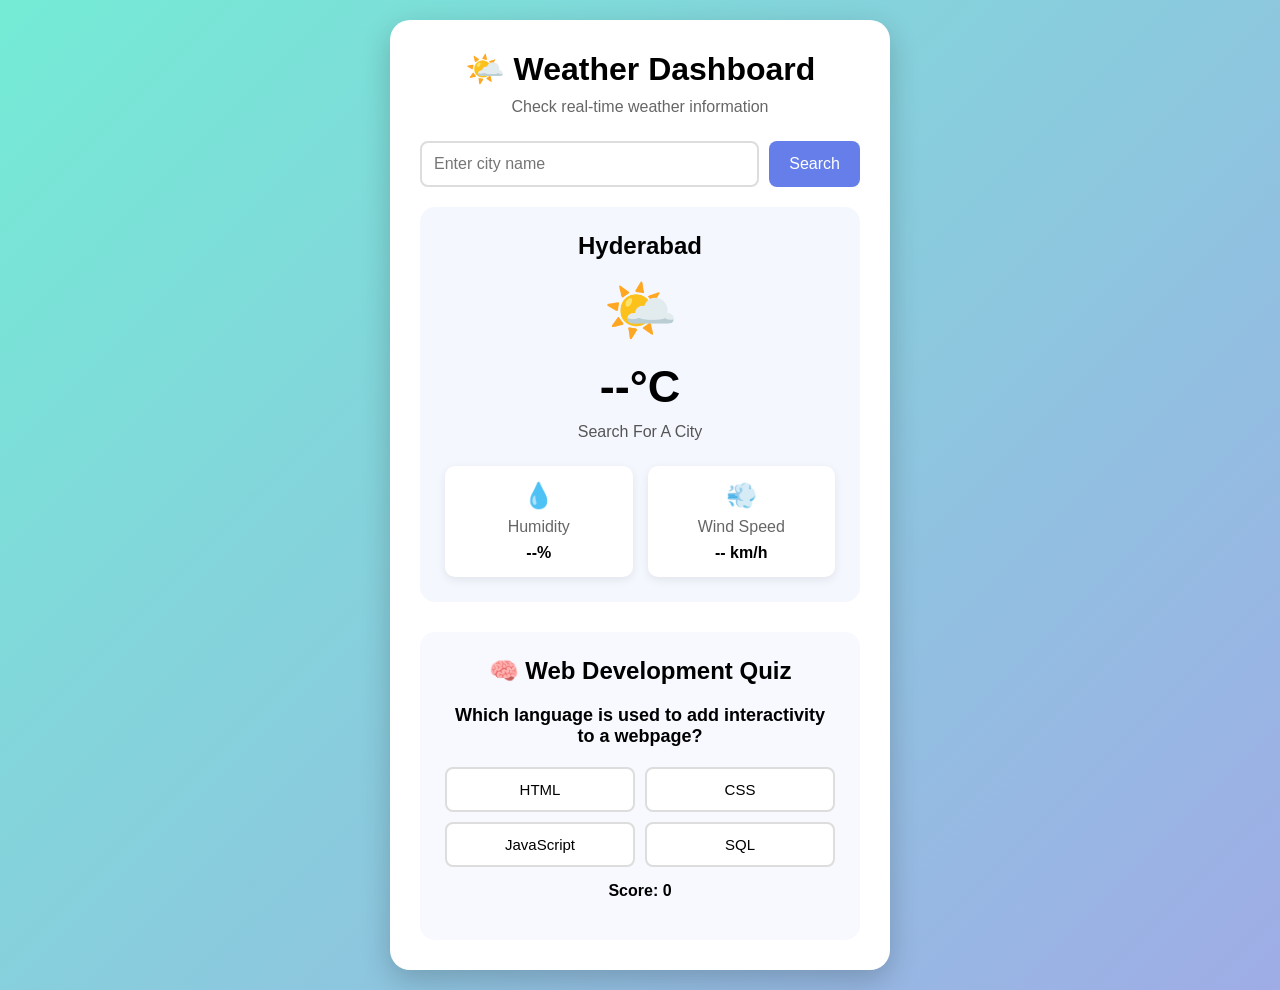
<file: task3/index.html>
<!DOCTYPE html>
<html lang="en">
<head>
    <meta charset="UTF-8">
    <meta name="viewport" content="width=device-width, initial-scale=1.0">
    <title>Weather Dashboard</title>

    <link rel="stylesheet" href="style.css">
</head>

<body>

    <div class="container">

        <h1>🌤️ Weather Dashboard</h1>
        <p class="subtitle">Check real-time weather information</p>

        <div class="search-box">
            <input 
                type="text" 
                id="cityInput" 
                placeholder="Enter city name"
            >

            <button id="searchBtn">Search</button>
        </div>

        <p id="errorMessage"></p>

        <div class="weather-card" id="weatherCard">

            <h2 id="cityName">Hyderabad</h2>

            <div class="weather-icon" id="weatherIcon">🌤️</div>

            <h3 id="temperature">--°C</h3>

            <p id="description">Search for a city</p>

            <div class="weather-details">

                <div class="detail">
                    <span>💧</span>
                    <p>Humidity</p>
                    <strong id="humidity">--%</strong>
                </div>

                <div class="detail">
                    <span>💨</span>
                    <p>Wind Speed</p>
                    <strong id="windSpeed">-- km/h</strong>
                </div>

            </div>

        </div>
        <!-- Interactive Quiz -->

    <div class="quiz-section">

        <h2>🧠 Web Development Quiz</h2>

        <p id="question">Question will appear here</p>

        <div class="options">

            <button class="option" id="option1"></button>
            <button class="option" id="option2"></button>
            <button class="option" id="option3"></button>
            <button class="option" id="option4"></button>

        </div>

        <p id="quizResult"></p>

        <p id="score">Score: 0</p>

        <button id="nextBtn">Next Question</button>

    </div>

    </div>

    <script src="script.js"></script>

</body>
</html>
</file>
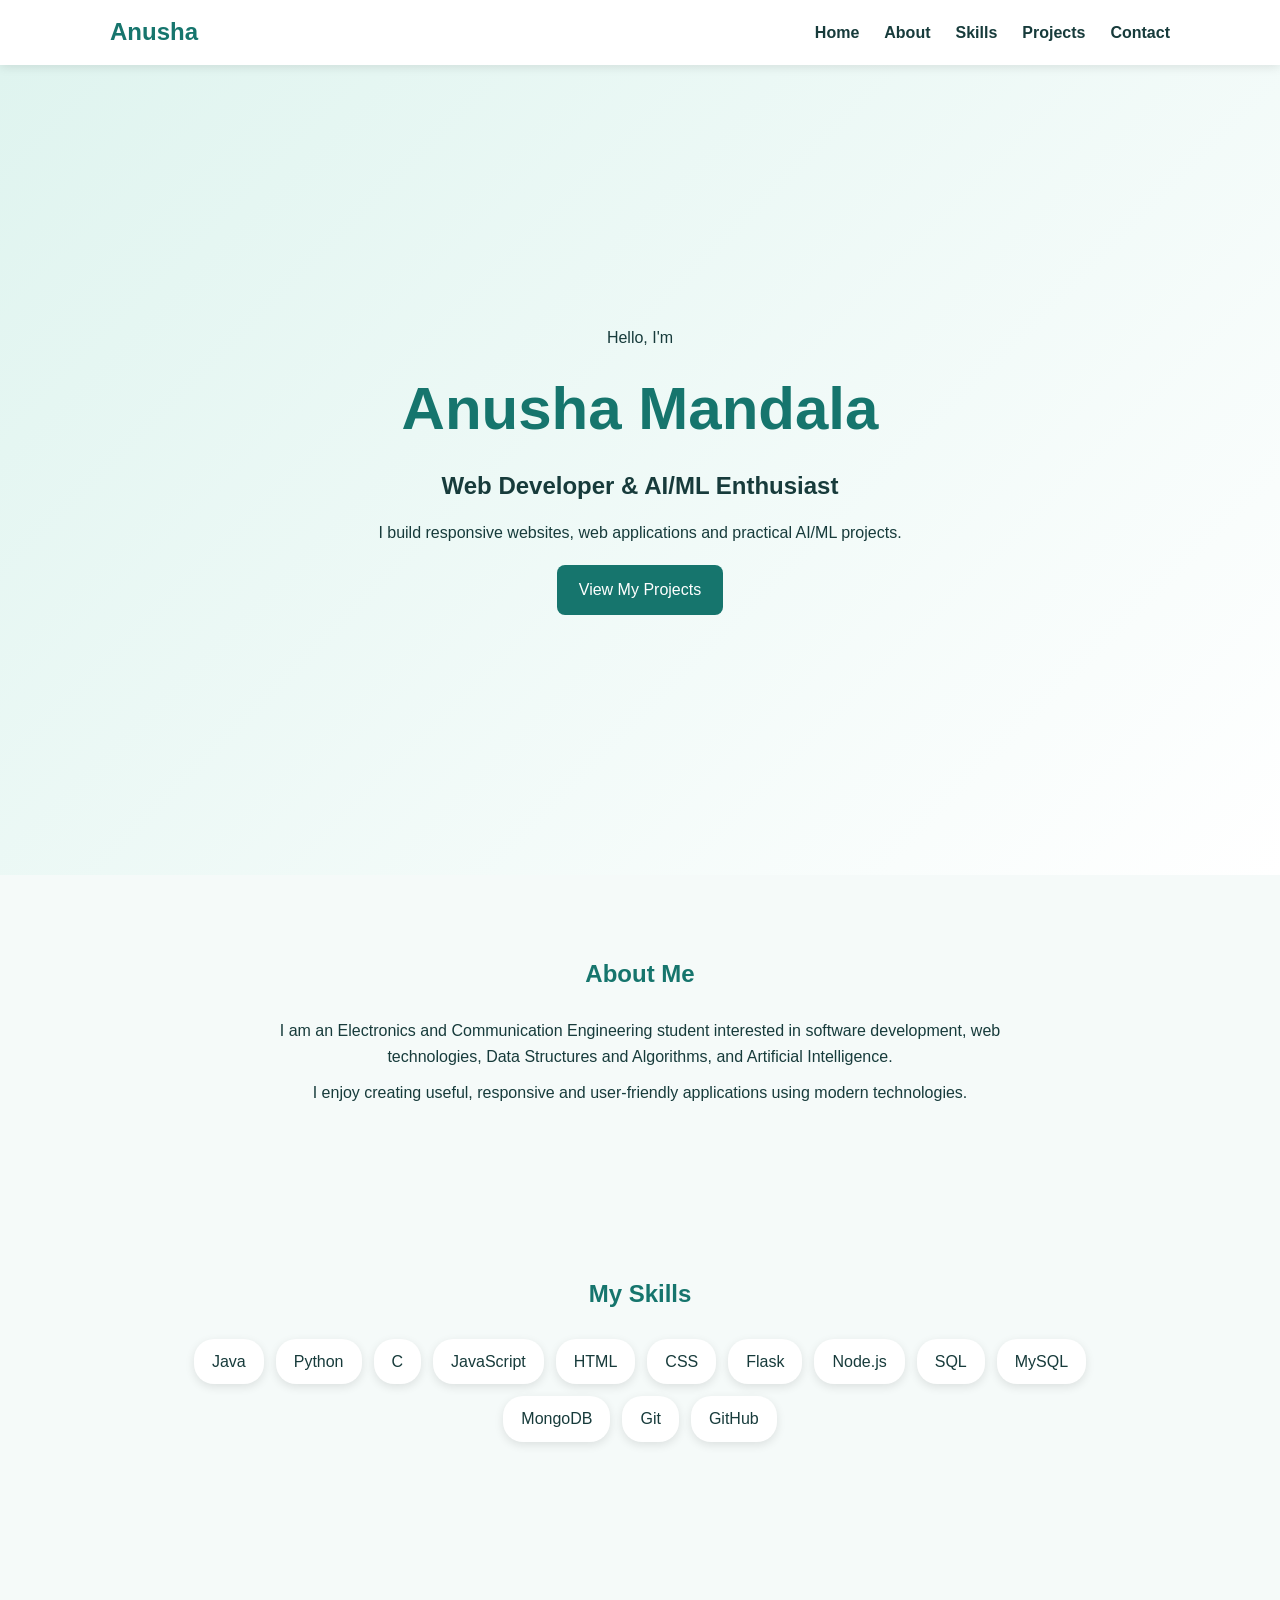
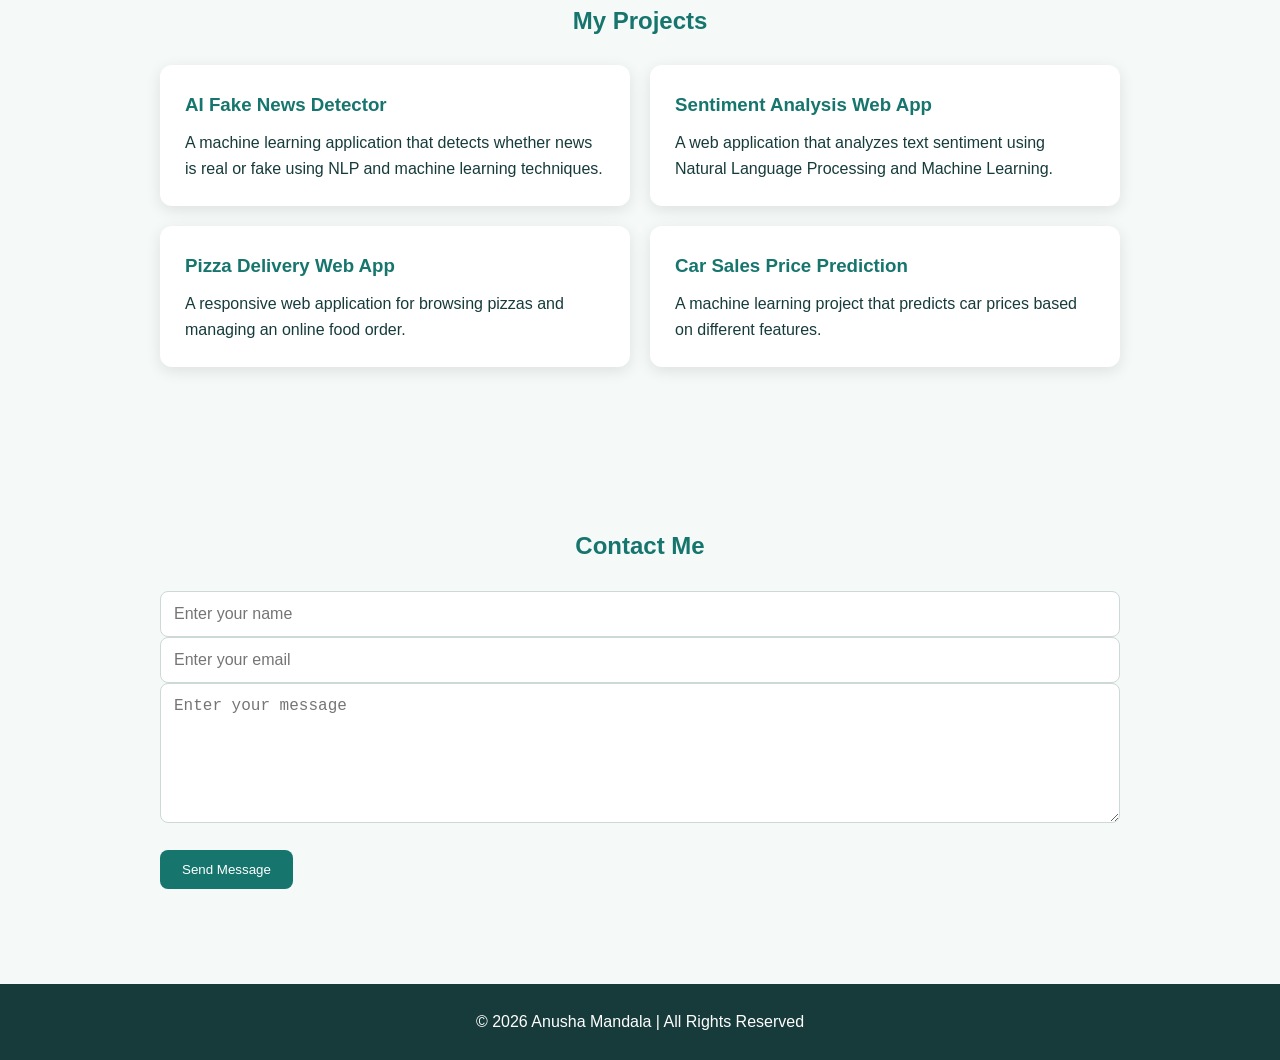
<file: task4/portfoilio/index.html>
<!DOCTYPE html>
<html lang="en">
<head>
    <meta charset="UTF-8">
    <meta name="viewport" content="width=device-width, initial-scale=1.0">

    <title>Anusha | Portfolio</title>

    <link rel="stylesheet" href="style.css">
</head>

<body>

    <!-- Navigation -->
    <header>
        <nav class="navbar">

            <h2 class="logo">Anusha</h2>

            <button id="menuBtn" class="menu-btn">☰</button>

            <ul id="navLinks">
                <li><a href="#home">Home</a></li>
                <li><a href="#about">About</a></li>
                <li><a href="#skills">Skills</a></li>
                <li><a href="#projects">Projects</a></li>
                <li><a href="#contact">Contact</a></li>
            </ul>

        </nav>
    </header>


    <!-- Home -->
    <section id="home" class="hero">

        <div class="hero-content">

            <p>Hello, I'm</p>

            <h1>Anusha Mandala</h1>

            <h2>Web Developer & AI/ML Enthusiast</h2>

            <p>
                I build responsive websites, web applications
                and practical AI/ML projects.
            </p>

            <a href="#projects" class="btn">
                View My Projects
            </a>

        </div>

    </section>


    <!-- About -->
    <section id="about" class="section">

        <h2>About Me</h2>

        <p>
            I am an Electronics and Communication Engineering student
            interested in software development, web technologies,
            Data Structures and Algorithms, and Artificial Intelligence.
        </p>

        <p>
            I enjoy creating useful, responsive and user-friendly
            applications using modern technologies.
        </p>

    </section>


    <!-- Skills -->
    <section id="skills" class="section">

        <h2>My Skills</h2>

        <div class="skills">

            <span>Java</span>
            <span>Python</span>
            <span>C</span>
            <span>JavaScript</span>
            <span>HTML</span>
            <span>CSS</span>
            <span>Flask</span>
            <span>Node.js</span>
            <span>SQL</span>
            <span>MySQL</span>
            <span>MongoDB</span>
            <span>Git</span>
            <span>GitHub</span>

        </div>

    </section>


    <!-- Projects -->
    <section id="projects" class="section">

        <h2>My Projects</h2>

        <div class="project-container">

            <div class="project-card">

                <h3>AI Fake News Detector</h3>

                <p>
                    A machine learning application that detects
                    whether news is real or fake using NLP and
                    machine learning techniques.
                </p>

            </div>


            <div class="project-card">

                <h3>Sentiment Analysis Web App</h3>

                <p>
                    A web application that analyzes text sentiment
                    using Natural Language Processing and Machine Learning.
                </p>

            </div>


            <div class="project-card">

                <h3>Pizza Delivery Web App</h3>

                <p>
                    A responsive web application for browsing
                    pizzas and managing an online food order.
                </p>

            </div>


            <div class="project-card">

                <h3>Car Sales Price Prediction</h3>

                <p>
                    A machine learning project that predicts
                    car prices based on different features.
                </p>

            </div>

        </div>

    </section>


    <!-- Contact -->
    <section id="contact" class="section">

        <h2>Contact Me</h2>

        <form id="contactForm">

            <input
                type="text"
                id="name"
                placeholder="Enter your name"
                required
            >

            <input
                type="email"
                id="email"
                placeholder="Enter your email"
                required
            >

            <textarea
                id="message"
                placeholder="Enter your message"
                required
            ></textarea>

            <button type="submit" class="btn">
                Send Message
            </button>

        </form>

        <p id="formMessage"></p>

    </section>


    <!-- Footer -->
    <footer>

        <p>
            © 2026 Anusha Mandala | All Rights Reserved
        </p>

    </footer>


    <script src="script.js"></script>

</body>
</html>
</file>
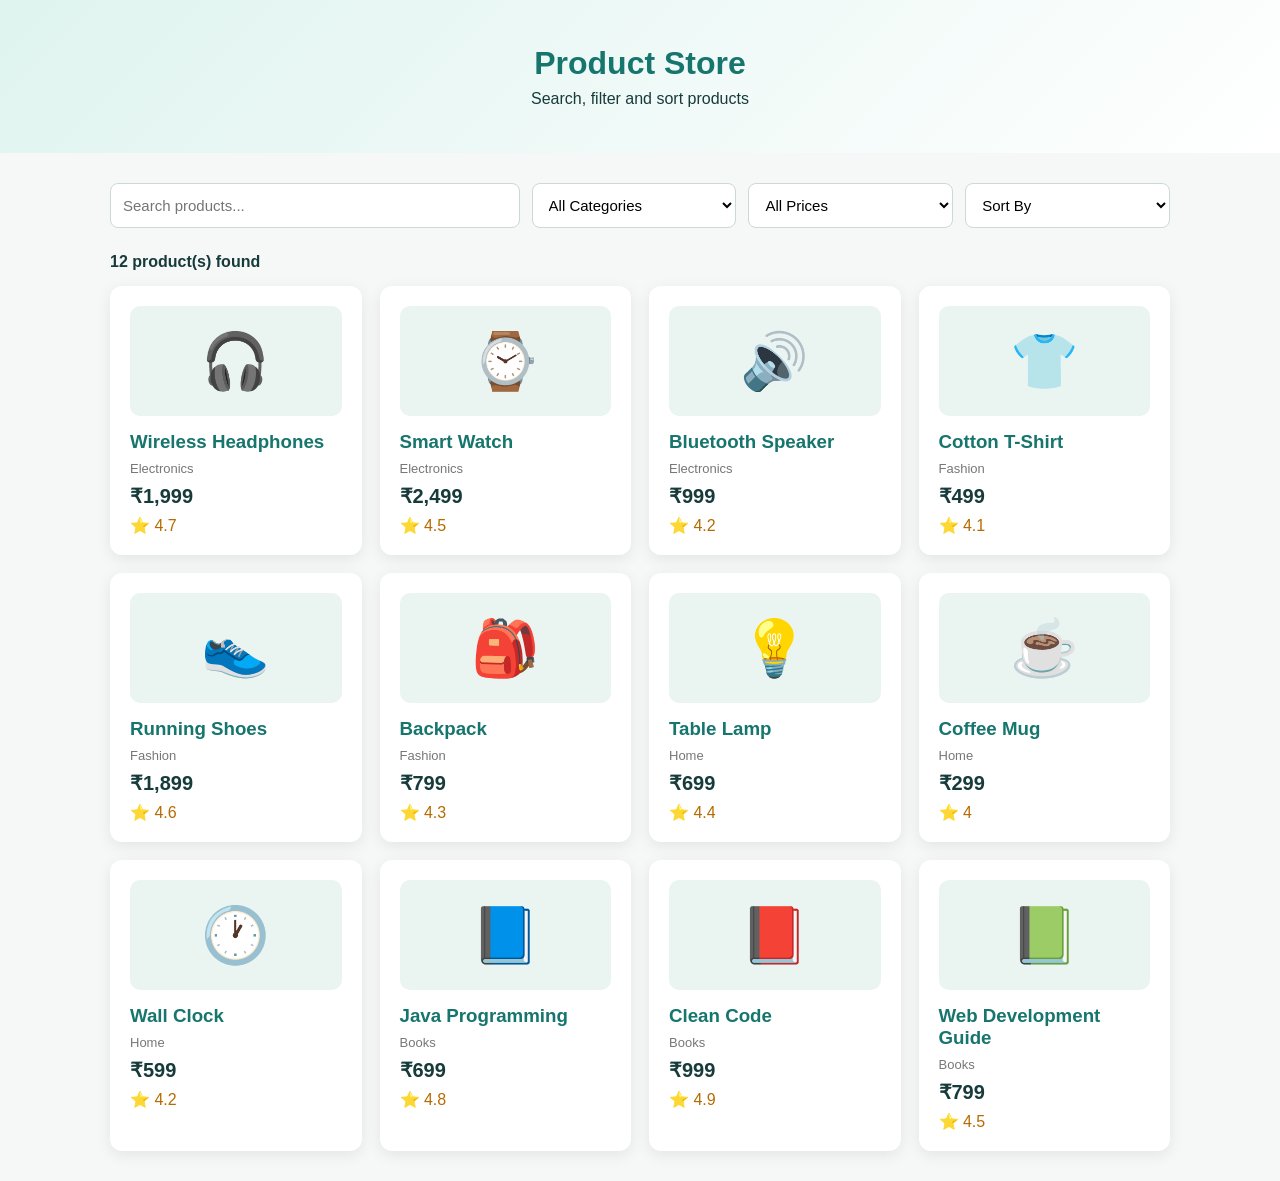
<file: task4/product-list/index.html>
<!DOCTYPE html>
<html lang="en">

<head>

    <meta charset="UTF-8">

    <meta
        name="viewport"
        content="width=device-width, initial-scale=1.0"
    >

    <title>Product Store</title>

    <link rel="stylesheet" href="style.css">

</head>


<body>


    <header>

        <h1>Product Store</h1>

        <p>
            Search, filter and sort products
        </p>

    </header>


    <main class="container">


        <!-- Controls -->

        <div class="controls">


            <input
                type="search"
                id="search"
                placeholder="Search products..."
            >


            <select id="category">

                <option value="all">
                    All Categories
                </option>

                <option value="electronics">
                    Electronics
                </option>

                <option value="fashion">
                    Fashion
                </option>

                <option value="home">
                    Home
                </option>

                <option value="books">
                    Books
                </option>

            </select>


            <select id="price">

                <option value="all">
                    All Prices
                </option>

                <option value="500">
                    Under ₹500
                </option>

                <option value="1000">
                    Under ₹1000
                </option>

                <option value="2000">
                    Under ₹2000
                </option>

                <option value="5000">
                    Under ₹5000
                </option>

            </select>


            <select id="sort">

                <option value="default">
                    Sort By
                </option>

                <option value="priceLow">
                    Price: Low to High
                </option>

                <option value="priceHigh">
                    Price: High to Low
                </option>

                <option value="ratingHigh">
                    Rating: High to Low
                </option>

                <option value="ratingLow">
                    Rating: Low to High
                </option>

            </select>


        </div>


        <p id="resultCount"></p>


        <!-- Products -->

        <section
            id="products"
            class="products"
        ></section>


    </main>


    <script src="script.js"></script>

</body>

</html>
</file>
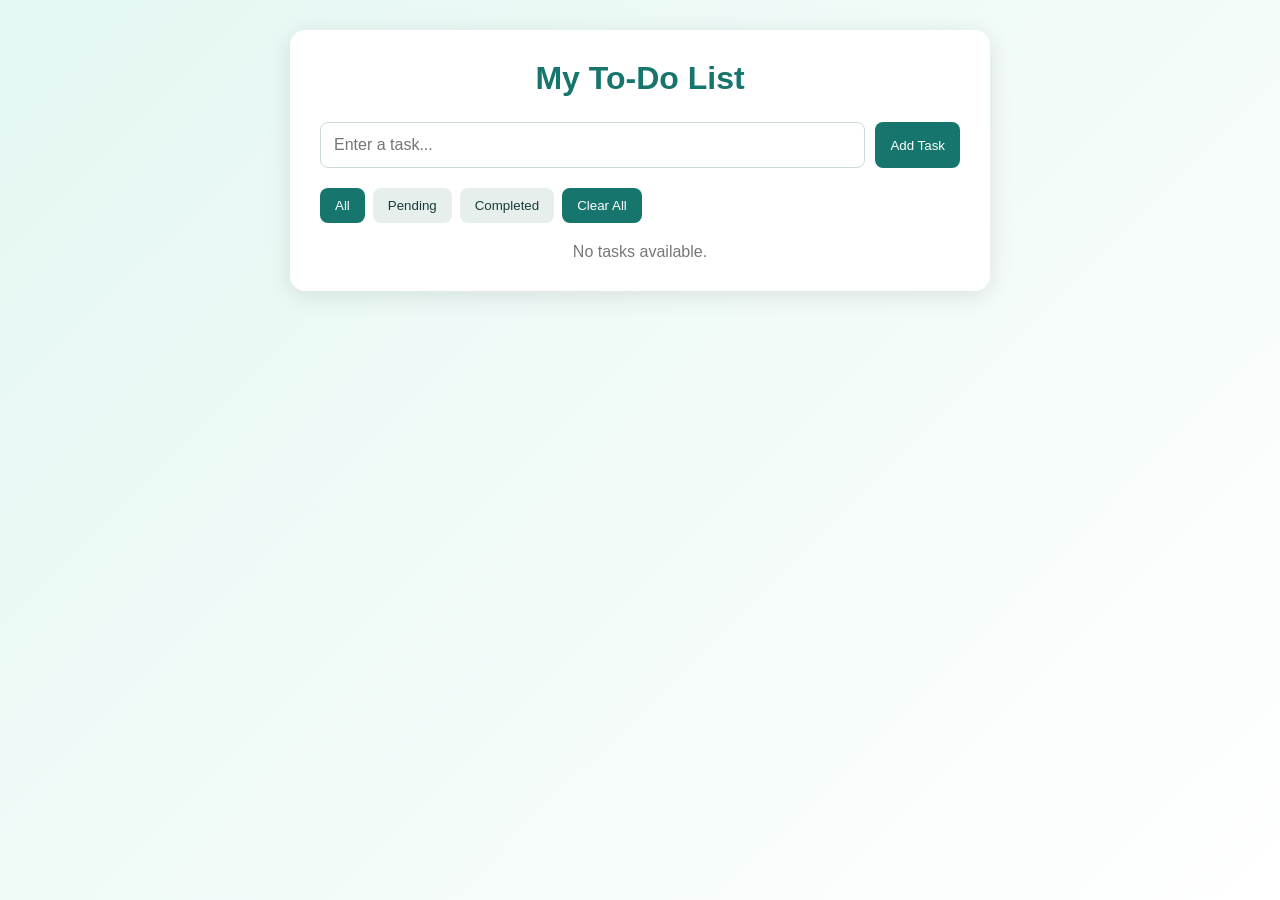
<file: task4/todo-list/index.html>
<!DOCTYPE html>
<html lang="en">

<head>

    <meta charset="UTF-8">

    <meta
        name="viewport"
        content="width=device-width, initial-scale=1.0"
    >

    <title>To-Do List</title>

    <link rel="stylesheet" href="style.css">

</head>


<body>

    <div class="container">

        <h1>My To-Do List</h1>


        <div class="input-area">

            <input
                type="text"
                id="taskInput"
                placeholder="Enter a task..."
            >

            <button id="addBtn">
                Add Task
            </button>

        </div>


        <div class="filters">

            <button
                class="filter active"
                data-filter="all"
            >
                All
            </button>

            <button
                class="filter"
                data-filter="pending"
            >
                Pending
            </button>

            <button
                class="filter"
                data-filter="completed"
            >
                Completed
            </button>

            <button id="clearBtn">
                Clear All
            </button>

        </div>


        <ul id="taskList"></ul>


        <p id="emptyMessage">
            No tasks available.
        </p>

    </div>


    <script src="script.js"></script>

</body>

</html>
</file>
<file: task3/style.css>
* {
    margin: 0;
    padding: 0;
    box-sizing: border-box;
}

body {
    font-family: Arial, sans-serif;
    min-height: 100vh;

    display: flex;
    justify-content: center;
    align-items: center;

    background: linear-gradient(135deg, #74ebd5, #9face6);

    padding: 20px;
}

.container {
    width: 100%;
    max-width: 500px;

    background: white;

    padding: 30px;

    border-radius: 20px;

    text-align: center;

    box-shadow: 0 10px 30px rgba(0, 0, 0, 0.2);
}

h1 {
    margin-bottom: 10px;
}

.subtitle {
    color: #666;
    margin-bottom: 25px;
}

.search-box {
    display: flex;
    gap: 10px;
    margin-bottom: 20px;
}

.search-box input {
    flex: 1;

    padding: 12px;

    border: 2px solid #ddd;
    border-radius: 8px;

    font-size: 16px;
}

.search-box input:focus {
    outline: none;
    border-color: #667eea;
}

.search-box button {
    padding: 12px 20px;

    border: none;
    border-radius: 8px;

    background: #667eea;
    color: white;

    cursor: pointer;

    font-size: 16px;

    transition: 0.3s;
}

.search-box button:hover {
    transform: scale(1.05);
}

.weather-card {
    padding: 25px;

    border-radius: 15px;

    background: #f5f7ff;

    transition: 0.3s;
}

.weather-icon {
    font-size: 60px;
    margin: 15px 0;
}

#temperature {
    font-size: 45px;
    margin-bottom: 10px;
}

#description {
    color: #555;
    text-transform: capitalize;
    margin-bottom: 25px;
}

.weather-details {
    display: flex;
    justify-content: space-around;

    gap: 15px;
}

.detail {
    flex: 1;

    padding: 15px;

    background: white;

    border-radius: 10px;

    box-shadow: 0 3px 10px rgba(0, 0, 0, 0.08);
}

.detail span {
    font-size: 25px;
}

.detail p {
    margin: 8px 0;
    color: #666;
}

#errorMessage {
    color: red;
    margin-bottom: 15px;
}

@media (max-width: 768px) {

    .container {
        max-width: 450px;
        padding: 25px;
    }

    h1 {
        font-size: 28px;
    }

}

@media (max-width: 480px) {

    body {
        padding: 10px;
    }

    .container {
        padding: 20px;
        border-radius: 15px;
    }

    h1 {
        font-size: 24px;
    }

    .subtitle {
        font-size: 14px;
    }

    .search-box {
        flex-direction: column;
    }

    .search-box input,
    .search-box button {
        width: 100%;
    }

    #temperature {
        font-size: 38px;
    }

    .weather-details {
        flex-direction: column;
    }

}


.quiz-section {
    margin-top: 30px;

    padding: 25px;

    background: #f8f9ff;

    border-radius: 15px;
}

.quiz-section h2 {
    margin-bottom: 20px;
}

#question {
    font-size: 18px;
    font-weight: bold;

    margin-bottom: 20px;
}

.options {
    display: grid;

    grid-template-columns: 1fr 1fr;

    gap: 10px;
}

.option {
    padding: 12px;

    border: 2px solid #ddd;

    border-radius: 8px;

    background: white;

    cursor: pointer;

    font-size: 15px;

    transition: 0.3s;
}

.option:hover {
    background: #667eea;

    color: white;

    transform: translateY(-2px);
}

#quizResult {
    margin-top: 15px;

    font-weight: bold;
}

#score {
    margin: 15px 0;

    font-weight: bold;
}

#nextBtn {
    padding: 12px 20px;

    border: none;

    border-radius: 8px;

    background: #667eea;

    color: white;

    cursor: pointer;

    font-size: 15px;
}

#nextBtn:hover {
    transform: scale(1.05);
}


/* Mobile Quiz */

@media (max-width: 480px) {

    .quiz-section {
        padding: 20px;
    }

    .options {
        grid-template-columns: 1fr;
    }

}
</file>
<file: task4/portfoilio/style.css>
* {
    margin: 0;
    padding: 0;
    box-sizing: border-box;
}

html {
    scroll-behavior: smooth;
}

body {
    font-family: Arial, sans-serif;
    background-color: #f5faf9;
    color: #173b3b;
    line-height: 1.6;
}


/* Navbar */

header {
    position: sticky;
    top: 0;
    z-index: 1000;
    background-color: white;
    box-shadow: 0 2px 10px rgba(0,0,0,0.1);
}

.navbar {
    max-width: 1100px;
    margin: auto;

    min-height: 65px;

    display: flex;
    align-items: center;
    justify-content: space-between;

    padding: 0 20px;
}

.logo {
    color: #16756d;
}

.navbar ul {
    display: flex;
    list-style: none;
    gap: 25px;
}

.navbar a {
    text-decoration: none;
    color: #173b3b;
    font-weight: bold;
}

.navbar a:hover {
    color: #16756d;
}


/* Mobile menu button */

.menu-btn {
    display: none;

    background: none;
    border: none;

    font-size: 25px;

    cursor: pointer;
}


/* Hero */

.hero {
    min-height: 90vh;

    display: flex;
    justify-content: center;
    align-items: center;

    text-align: center;

    padding: 40px 20px;

    background: linear-gradient(
        135deg,
        #dff4ef,
        white
    );
}

.hero-content {
    max-width: 700px;
}

.hero h1 {
    font-size: 60px;
    color: #16756d;
    margin: 10px 0;
}

.hero h2 {
    margin-bottom: 15px;
}


/* Button */

.btn {
    display: inline-block;

    margin-top: 20px;

    padding: 12px 22px;

    border: none;
    border-radius: 8px;

    background-color: #16756d;

    color: white;

    text-decoration: none;

    cursor: pointer;
}

.btn:hover {
    background-color: #105c56;
}


/* Sections */

.section {
    max-width: 1000px;

    margin: auto;

    padding: 80px 20px;
}

.section h2 {
    text-align: center;

    color: #16756d;

    margin-bottom: 25px;
}

.section > p {
    max-width: 750px;

    margin: 10px auto;

    text-align: center;
}


/* Skills */

.skills {
    display: flex;

    justify-content: center;

    flex-wrap: wrap;

    gap: 12px;
}

.skills span {
    background-color: white;

    padding: 10px 18px;

    border-radius: 20px;

    box-shadow:
        0 3px 10px rgba(0,0,0,0.1);
}


/* Projects */

.project-container {
    display: grid;

    grid-template-columns:
        repeat(2, 1fr);

    gap: 20px;
}

.project-card {
    background-color: white;

    padding: 25px;

    border-radius: 12px;

    box-shadow:
        0 4px 15px rgba(0,0,0,0.1);

    transition: 0.3s;
}

.project-card:hover {
    transform: translateY(-5px);
}

.project-card h3 {
    color: #16756d;

    margin-bottom: 10px;
}


/* Contact */

.contact form {
    max-width: 600px;

    margin: auto;

    display: grid;

    gap: 15px;
}

input,
textarea {
    width: 100%;

    padding: 13px;

    border: 1px solid #ccd9d7;

    border-radius: 8px;

    font-size: 16px;
}

textarea {
    min-height: 140px;

    resize: vertical;
}

#formMessage {
    text-align: center;

    margin-top: 15px;

    color: #16756d;
}


/* Footer */

footer {
    text-align: center;

    padding: 25px;

    background-color: #173b3b;

    color: white;
}


/* Responsive */

@media (max-width: 700px) {

    .menu-btn {
        display: block;
    }

    .navbar ul {
        display: none;

        position: absolute;

        top: 65px;

        left: 0;

        width: 100%;

        background-color: white;

        flex-direction: column;

        text-align: center;

        padding: 20px;
    }

    .navbar ul.show {
        display: flex;
    }

    .hero h1 {
        font-size: 40px;
    }

    .project-container {
        grid-template-columns: 1fr;
    }
}
</file>
<file: task4/product-list/style.css>
* {
    margin: 0;
    padding: 0;
    box-sizing: border-box;
}


body {
    font-family: Arial, sans-serif;

    background-color: #f5f8f7;

    color: #173b3b;
}


/* Header */

header {
    text-align: center;

    padding: 45px 20px;

    background:
        linear-gradient(
            135deg,
            #dff4ef,
            white
        );
}

header h1 {
    color: #16756d;

    margin-bottom: 8px;
}


/* Container */

.container {
    max-width: 1100px;

    margin: auto;

    padding: 30px 20px;
}


/* Controls */

.controls {
    display: grid;

    grid-template-columns:
        2fr 1fr 1fr 1fr;

    gap: 12px;

    margin-bottom: 25px;
}


input,
select {
    width: 100%;

    padding: 12px;

    border: 1px solid #ccd9d7;

    border-radius: 8px;

    background-color: white;

    font-size: 15px;
}


/* Result */

#resultCount {
    margin-bottom: 15px;

    font-weight: bold;
}


/* Product Grid */

.products {
    display: grid;

    grid-template-columns:
        repeat(4, 1fr);

    gap: 18px;
}


/* Product Card */

.product {
    background-color: white;

    border-radius: 12px;

    padding: 20px;

    box-shadow:
        0 4px 15px rgba(0,0,0,0.08);

    transition: 0.3s;
}

.product:hover {
    transform: translateY(-5px);
}


/* Product Icon */

.icon {
    height: 110px;

    display: grid;

    place-items: center;

    font-size: 55px;

    background-color: #eaf5f2;

    border-radius: 10px;

    margin-bottom: 15px;
}


.product h3 {
    color: #16756d;

    margin-bottom: 8px;
}


.category {
    font-size: 13px;

    color: #777;

    text-transform: capitalize;
}


.price {
    font-size: 20px;

    font-weight: bold;

    margin: 8px 0;
}


.rating {
    color: #b66a00;
}


/* No results */

.no-results {
    grid-column: 1 / -1;

    text-align: center;

    padding: 50px;
}


/* Tablet */

@media (max-width: 900px) {

    .products {
        grid-template-columns:
            repeat(2, 1fr);
    }

    .controls {
        grid-template-columns:
            1fr 1fr;
    }

}


/* Mobile */

@media (max-width: 550px) {

    .products {
        grid-template-columns: 1fr;
    }

    .controls {
        grid-template-columns: 1fr;
    }

}
</file>
<file: task4/todo-list/style.css>
* {
    margin: 0;
    padding: 0;
    box-sizing: border-box;
}

body {
    min-height: 100vh;

    font-family: Arial, sans-serif;

    background:
        linear-gradient(
            135deg,
            #e4f7f2,
            white
        );

    padding: 30px 15px;

    color: #173b3b;
}


.container {
    max-width: 700px;

    margin: auto;

    background-color: white;

    padding: 30px;

    border-radius: 15px;

    box-shadow:
        0 5px 25px rgba(0,0,0,0.1);
}


h1 {
    text-align: center;

    color: #16756d;

    margin-bottom: 25px;
}


/* Input */

.input-area {
    display: flex;

    gap: 10px;
}

input {
    flex: 1;

    padding: 13px;

    border: 1px solid #ccd9d7;

    border-radius: 8px;

    font-size: 16px;
}

button {
    padding: 10px 15px;

    border: none;

    border-radius: 8px;

    background-color: #16756d;

    color: white;

    cursor: pointer;
}

button:hover {
    opacity: 0.9;
}


/* Filters */

.filters {
    display: flex;

    flex-wrap: wrap;

    gap: 8px;

    margin: 20px 0;
}

.filter {
    background-color: #e7efed;

    color: #173b3b;
}

.filter.active {
    background-color: #16756d;

    color: white;
}


/* Tasks */

#taskList {
    list-style: none;
}

.task {
    display: flex;

    align-items: center;

    gap: 10px;

    padding: 13px 0;

    border-bottom: 1px solid #eee;
}

.task span {
    flex: 1;
}

.task.completed span {
    text-decoration: line-through;

    opacity: 0.5;
}


.edit,
.delete {
    padding: 7px 10px;

    background-color: #173b3b;
}


#emptyMessage {
    text-align: center;

    color: #777;

    margin-top: 20px;
}


/* Mobile */

@media (max-width: 550px) {

    .input-area {
        flex-direction: column;
    }

    .task {
        flex-wrap: wrap;
    }

}
</file>
